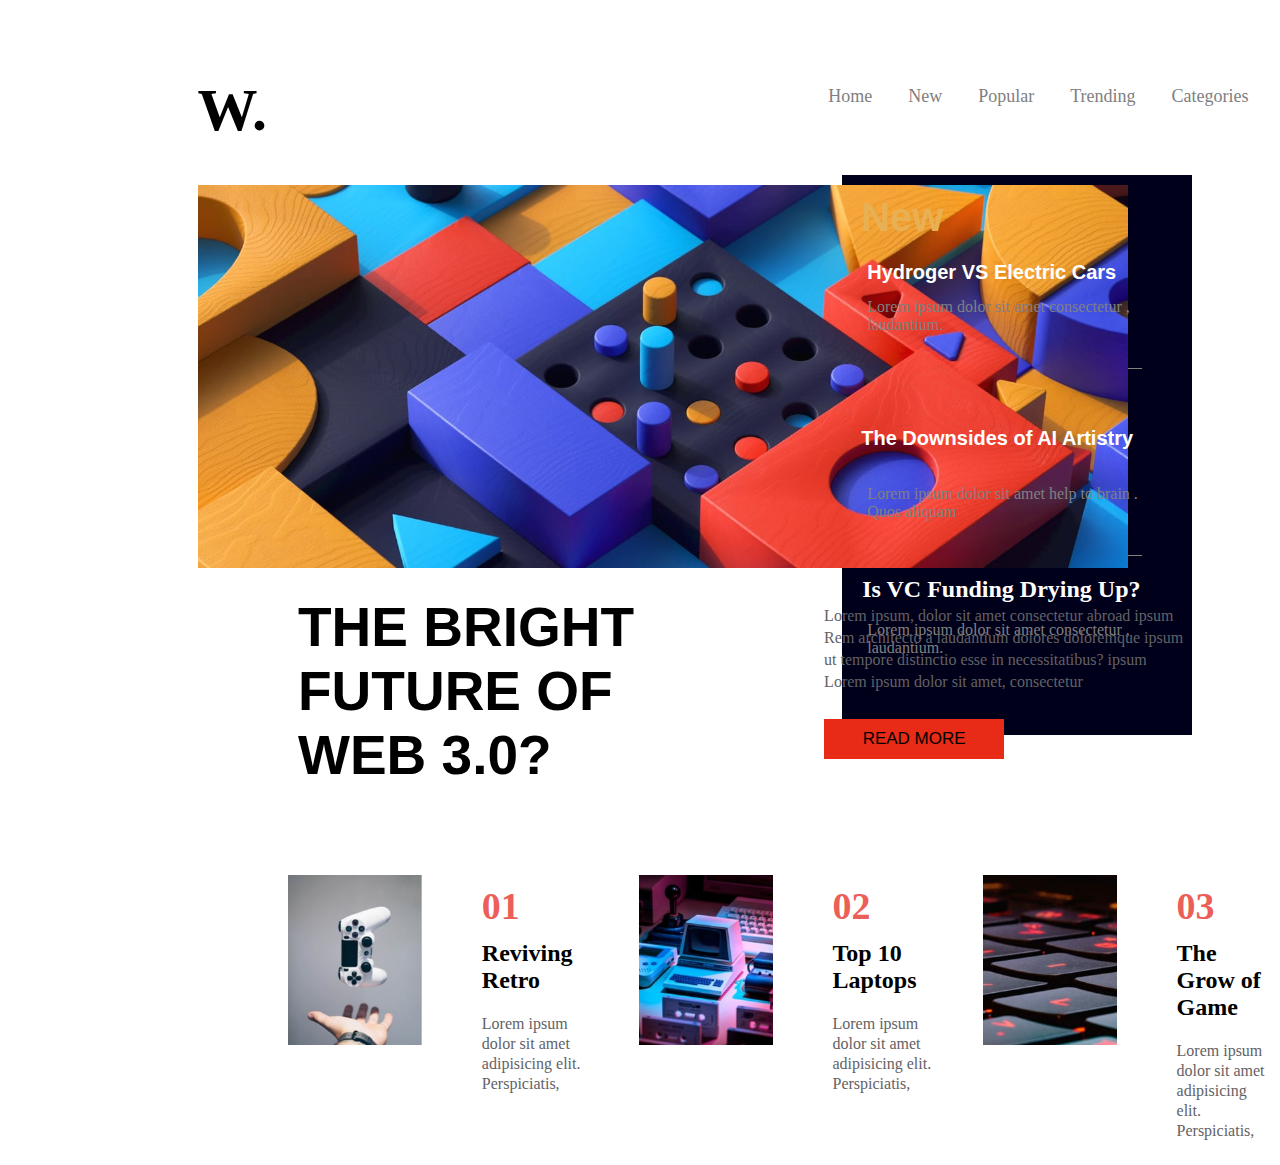
<file: index.html>
<!DOCTYPE html>
<html lang="en">
<head>
    <meta charset="UTF-8">
    <meta name="viewport" content="width=device-width, initial-scale=1.0">
    <title>Document</title>
    <link rel="stylesheet" href="style.css">
</head>
<body>
       </main>
     <div class="menu-btn" id="menuBtn">☰</div>

<div class="menu" id="menu">
    <ul>
        <li><a href="#">Bosh sahifa</a></li>
        <li><a href="#">Biz haqimizda</a></li>
        <li><a href="#">Xizmatlar</a></li>
        <li><a href="#">Aloqa</a></li>
    </ul>
</div>
    <main>
        <aside>
            <article>
                <h1 style="font-family: Inter-ExtraBold; font-size: 60px;">W.</h1>
            </article>
             <nav class="ul">
                <ul>
                    <li>Home</li>
                    <li>New</li>
                    <li>Popular</li>
                    <li>Trending</li>
                    <li>Categories</li>
                </ul>
             </nav>
        </aside>


    <section>
                <article class="image">
                    <img src="image-web-3-desktop.jpg" alt="">
                </article>
                <article class="yozuv">
                    <div class="w3">
                    <h2 style="font-family: 'Segoe UI', Tahoma, Geneva, Verdana, sans-serif; color: #E8B053; font-size: 40px;" class="r">New</h2>
                    <br>
                    <h2 class="h2 q">Hydroger VS Electric Cars</h2>
                    <br>
                    <p>Lorem ipsum dolor sit amet consectetur   ,<br> laudantium.</p>
                    <br>
                    <div class="l"></div>
                    <br>
                    <h2 class="h2 r">The Downsides of AI Artistry</h2>
                    <br>
                    <p class="t">Lorem ipsum dolor sit amet help to brain . <br> Quos aliquam </p>
                    <br>
                    <div class="l"></div>
                    <h2 class="er ka">Is VC Funding Drying Up?</h2>
                    <br>
                     <p>Lorem ipsum dolor sit amet consectetur   ,<br> laudantium.</p>
                    </div>
                </article>
                <article class="top">
                    <h2 style="font-family: 'Franklin Gothic Medium', 'Arial Narrow', Arial, sans-serif; font-size: 55px; font-weight: 900;">THE BRIGHT <br> FUTURE OF <br> WEB 3.0?</h2>
                    <article class="p">
                    <p>Lorem ipsum, dolor sit amet consectetur abroad  ipsum <br> Rem architecto a laudantium dolores doloremque ipsum <br>ut tempore distinctio esse in necessitatibus? ipsum<br>
                    Lorem ipsum dolor sit amet, consectetur </p>
                    <button>READ MORE</button>
                    </article>
                </article>
             </section>
    <footer>
        <article>
            <div class="j">
                <img src="image-gaming-growth.jpg" alt="">
                <div class="k">
                    <h2 class="d">01</h2>
                    <h2 class="da">Reviving Retro</h2>
                    <p>Lorem ipsum dolor sit amet<br>adipisicing elit. Perspiciatis, </p>
                </div>
            </div>
             <div class="j">
                <img src="image-retro-pcs.jpg" alt="">
                <div class="k">
                    <h2 class="d">02</h2>
                    <h2 class="da">Top 10 Laptops</h2>
                    <p>Lorem ipsum dolor sit amet <br>adipisicing elit. Perspiciatis, </p>
                </div>
            </div>
             <div class="j">
                <img src="image-top-laptops.jpg" alt="">
                <div class="k">
                    <h2 class="d">03</h2>
                    <h2 class="da">The Grow of Game</h2>
                    <p>Lorem ipsum dolor sit amet  <br>adipisicing elit. Perspiciatis, </p>
                </div>
            </div>
        </article>
    </footer>
    <script>

const menuBtn = document.getElementById("menuBtn");
const sidebar = document.getElementById("menu");

menuBtn.onclick = () => {
    sidebar.classList.toggle("active");
};



</script>
</body>
</html>
</file>
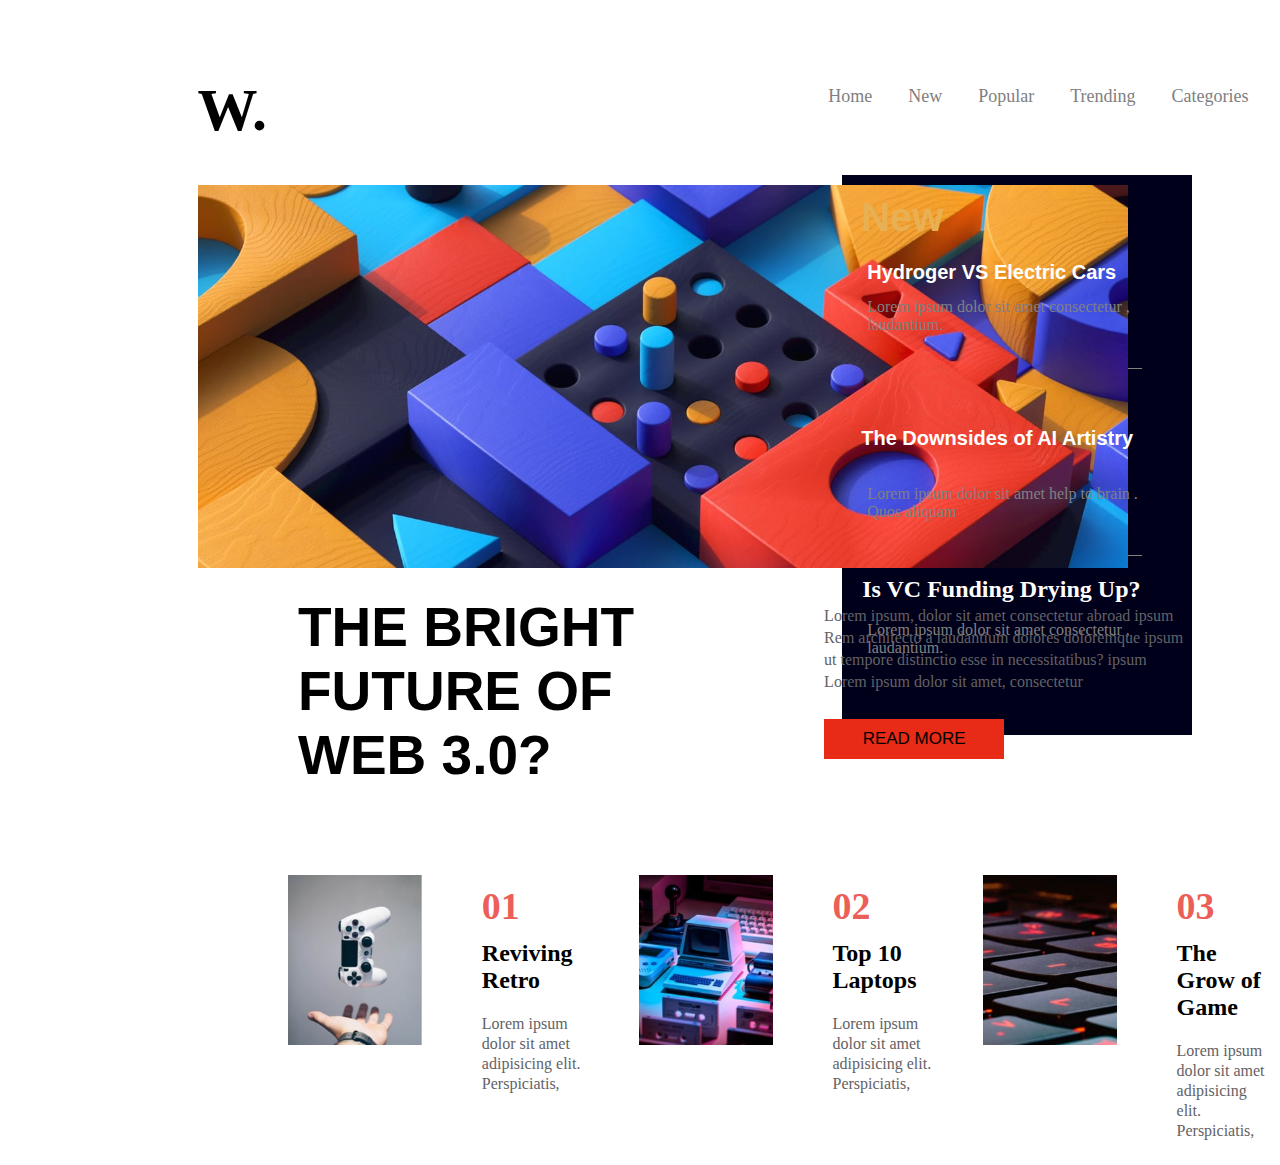
<file: work.html>
<!DOCTYPE html>
<html lang="en">
<head>
    <meta charset="UTF-8">
    <meta name="viewport" content="width=device-width, initial-scale=1.0">
    <title>Document</title>
    <link rel="stylesheet" href="work.css">
</head>
<body>
       </main>
     <div class="menu-btn" id="menuBtn">☰</div>

<div class="menu" id="menu">
    <ul>
        <li><a href="#">Bosh sahifa</a></li>
        <li><a href="#">Biz haqimizda</a></li>
        <li><a href="#">Xizmatlar</a></li>
        <li><a href="#">Aloqa</a></li>
    </ul>
</div>
    <main>
        <aside>
            <article>
                <h1 style="font-family: Inter-ExtraBold; font-size: 60px;">W.</h1>
            </article>
             <nav class="ul">
                <ul>
                    <li>Home</li>
                    <li>New</li>
                    <li>Popular</li>
                    <li>Trending</li>
                    <li>Categories</li>
                </ul>
             </nav>
        </aside>


    <section>
                <article class="image">
                    <img src="image-web-3-desktop.jpg" alt="">
                </article>
                <article class="yozuv">
                    <div class="w3">
                    <h2 style="font-family: 'Segoe UI', Tahoma, Geneva, Verdana, sans-serif; color: #E8B053; font-size: 40px;" class="r">New</h2>
                    <br>
                    <h2 class="h2 q">Hydroger VS Electric Cars</h2>
                    <br>
                    <p>Lorem ipsum dolor sit amet consectetur   ,<br> laudantium.</p>
                    <br>
                    <div class="l"></div>
                    <br>
                    <h2 class="h2 r">The Downsides of AI Artistry</h2>
                    <br>
                    <p class="t">Lorem ipsum dolor sit amet help to brain . <br> Quos aliquam </p>
                    <br>
                    <div class="l"></div>
                    <h2 class="er ka">Is VC Funding Drying Up?</h2>
                    <br>
                     <p>Lorem ipsum dolor sit amet consectetur   ,<br> laudantium.</p>
                    </div>
                </article>
                <article class="top">
                    <h2 style="font-family: 'Franklin Gothic Medium', 'Arial Narrow', Arial, sans-serif; font-size: 55px; font-weight: 900;">THE BRIGHT <br> FUTURE OF <br> WEB 3.0?</h2>
                    <article class="p">
                    <p>Lorem ipsum, dolor sit amet consectetur abroad  ipsum <br> Rem architecto a laudantium dolores doloremque ipsum <br>ut tempore distinctio esse in necessitatibus? ipsum<br>
                    Lorem ipsum dolor sit amet, consectetur </p>
                    <button>READ MORE</button>
                    </article>
                </article>
             </section>
    <footer>
        <article>
            <div class="j">
                <img src="image-gaming-growth.jpg" alt="">
                <div class="k">
                    <h2 class="d">01</h2>
                    <h2 class="da">Reviving Retro</h2>
                    <p>Lorem ipsum dolor sit amet<br>adipisicing elit. Perspiciatis, </p>
                </div>
            </div>
             <div class="j">
                <img src="image-retro-pcs.jpg" alt="">
                <div class="k">
                    <h2 class="d">02</h2>
                    <h2 class="da">Top 10 Laptops</h2>
                    <p>Lorem ipsum dolor sit amet <br>adipisicing elit. Perspiciatis, </p>
                </div>
            </div>
             <div class="j">
                <img src="image-top-laptops.jpg" alt="">
                <div class="k">
                    <h2 class="d">03</h2>
                    <h2 class="da">The Grow of Game</h2>
                    <p>Lorem ipsum dolor sit amet  <br>adipisicing elit. Perspiciatis, </p>
                </div>
            </div>
        </article>
    </footer>
    <script>

const menuBtn = document.getElementById("menuBtn");
const sidebar = document.getElementById("menu");

menuBtn.onclick = () => {
    sidebar.classList.toggle("active");
};



</script>
</body>
</html>
</file>
<file: style.css>
*{
    box-sizing: border-box;
}
.menu-btn{
  color: white;

  position: absolute;
}
.menu a{
  color: white;
  text-decoration: none;
  position: absolute;
}
li{
    color: gray;
    list-style: none;
}
li:hover{
    transition: 0.5s;
    color: #CC9894;
}
aside{
    display: flex;
    margin-left: 15%;
}
ul{
    display: flex;
    gap: 36px;
    font-family: Inter-Regular;
    font-size: 18px;
}
nav{
    margin-left: 48.5%;
    margin-top: 3%;
}
.image img{
    width: 930px;
    margin-left: 15%;
}
.yozuv{
    background-color: #00001A;
    width: 350px;
    height: 560px;
    margin-left: 66%;
    margin-top: -417px;
    color: white;
}
.w3{
    margin-top: 10px;
}
.r{
    margin-left: 5px;
    padding: 20px;
}
.h2{
    margin-top: -50px;
    margin-left: 25px;
    font-size: 20px;
    font-family:  'Trebuchet MS', 'Lucida Sans Unicode', 'Lucida Grande', 'Lucida Sans', Arial, sans-serif;
}
.h2:hover{
    color: orange;
}
.w3 p{
    color: gray;
    margin-top: -20px;
    margin-left: 30px;
}
.r{
        margin-left: -1px;
        margin-top: 20px;
}
.l{
    background-color: grey;
    height:1px;
    width: 280px;
    margin-left: 20px;
}
.ka{
    margin-left: 20px;
    margin-top: 20px;
}
.w3 p{
    margin-left: 25px;
}
.t{
    margin-top: -15px;
}
hr{
    color: gray;
}
.top{
    display: flex;
    gap: 100px;
    margin-top: -185px;
    margin-left: 290px;
}
.top button{
    background-color: #e82b16;
    color: black;
    font-size: 17px;
    width: 180px;
    font-family: 'Franklin Gothic Medium', 'Arial Narrow', Arial, sans-serif;
    height: 40px;
    margin-top: 10px;
    border: none;
}
.top button:hover{
    background-color: black;
    color: white;
    transition: 0.9s;
}
.p p{
    initial-letter: 5px;
    color: #636265;
    line-height: 22px;
    margin-top: 40px;
}
.p{
    margin-left: 90px;
    margin-top: 15px;
}
footer {
    display: flex;
}
.j{
    display: flex;
}
.k{
    display: block;
    margin-left: 60px;
}
.k p{
    line-height: 20px;
    color: #636265;
}
.j img{
    width: 150px;
    height: 170px;
    margin-top: 22px;
}
.da{
    margin-top: -20px;
}
.d{
    color: #EC5F59;
    font-size: 38px;
}
footer article{
     display: flex;
     gap: 50px;
     margin-top: 20px;
     margin-left: 280px;
}






@media (max-width: 768px) {

  body {
    margin: 0;
    padding: 0;
  }

  aside {
    display: flex;
    flex-direction: column;
    margin-left: 0;
    margin-left: 7%;
  }

  nav {
    margin: 0;
  }

  ul {
    flex-direction: column;
    gap: 15px;
    padding: 0;
  }

  .image img {
    width: 100%;
    margin: 0;
  }

  .yozuv {
    width: 90%;
    height: auto;
    margin: 20px auto;
    padding: 20px;
  }

  .top {
    flex-direction: column;
    align-items: center;
    margin: 0;
    gap: 30px;
    text-align: center;
  }

  .top h2 {
    font-size: 36px;
  }

  .top button {
    width: 200px;
    height: 45px;
    font-size: 18px;
  }

  .p {
    margin: 0;
    margin-top: -60px;
  }

  footer {
    flex-direction: column;
    margin-top: 40px;
  }

  footer article {
    flex-direction: column;
    margin: 0;
    gap: 40px;
  }

  .j {
    align-items: center;
    display: flex;
    padding: 50px;

  }

  .j img {
    width: 40%;
    margin-left: -20px;
    height: auto;
  }

  .k {
    margin-left: 5%;
  }

  .k p {
    line-height: 22px;
    font-size: 15px;
  }

 h2, p {
    text-align: center;
  }
  .ul{
    display: none;
  }
  .l{
    width: 90%;
  }




body {
    margin: 0;
    font-family: Arial, sans-serif;
}
.menu-btn {
    font-size: 32px;
    padding: 25px 15px;
    background: white;
    color: black;
    cursor: pointer;  
    top: 15px;
    right: 15px;
    z-index: 99999;    
    border-radius: 5px;
}

.menu{
    width: 250px;
    height: 100vh;
    background: white;
    position: fixed;   
    top: 0;
    right: -250px;
    transition: 0.3s;
    padding-top: 60px;
    z-index: 99998;
}

.menu ul {
    margin: 0;
    padding: 0;
    list-style: none;
}

.menu ul li {
    padding: 15px 20px;
}

.menu ul li a {
    color: black;
    font-size: 18px;
    text-decoration: none;
}
.menu.active {
    right: 0;
}


}
</file>
<file: work.css>
*{
    box-sizing: border-box;
}
.menu-btn{
  color: white;

  position: absolute;
}
.menu a{
  color: white;
  text-decoration: none;
  position: absolute;
}
li{
    color: gray;
    list-style: none;
}
li:hover{
    transition: 0.5s;
    color: #CC9894;
}
aside{
    display: flex;
    margin-left: 15%;
}
ul{
    display: flex;
    gap: 36px;
    font-family: Inter-Regular;
    font-size: 18px;
}
nav{
    margin-left: 48.5%;
    margin-top: 3%;
}
.image img{
    width: 930px;
    margin-left: 15%;
}
.yozuv{
    background-color: #00001A;
    width: 350px;
    height: 560px;
    margin-left: 66%;
    margin-top: -417px;
    color: white;
}
.w3{
    margin-top: 10px;
}
.r{
    margin-left: 5px;
    padding: 20px;
}
.h2{
    margin-top: -50px;
    margin-left: 25px;
    font-size: 20px;
    font-family:  'Trebuchet MS', 'Lucida Sans Unicode', 'Lucida Grande', 'Lucida Sans', Arial, sans-serif;
}
.h2:hover{
    color: orange;
}
.w3 p{
    color: gray;
    margin-top: -20px;
    margin-left: 30px;
}
.r{
        margin-left: -1px;
        margin-top: 20px;
}
.l{
    background-color: grey;
    height:1px;
    width: 280px;
    margin-left: 20px;
}
.ka{
    margin-left: 20px;
    margin-top: 20px;
}
.w3 p{
    margin-left: 25px;
}
.t{
    margin-top: -15px;
}
hr{
    color: gray;
}
.top{
    display: flex;
    gap: 100px;
    margin-top: -185px;
    margin-left: 290px;
}
.top button{
    background-color: #e82b16;
    color: black;
    font-size: 17px;
    width: 180px;
    font-family: 'Franklin Gothic Medium', 'Arial Narrow', Arial, sans-serif;
    height: 40px;
    margin-top: 10px;
    border: none;
}
.top button:hover{
    background-color: black;
    color: white;
    transition: 0.9s;
}
.p p{
    initial-letter: 5px;
    color: #636265;
    line-height: 22px;
    margin-top: 40px;
}
.p{
    margin-left: 90px;
    margin-top: 15px;
}
footer {
    display: flex;
}
.j{
    display: flex;
}
.k{
    display: block;
    margin-left: 60px;
}
.k p{
    line-height: 20px;
    color: #636265;
}
.j img{
    width: 150px;
    height: 170px;
    margin-top: 22px;
}
.da{
    margin-top: -20px;
}
.d{
    color: #EC5F59;
    font-size: 38px;
}
footer article{
     display: flex;
     gap: 50px;
     margin-top: 20px;
     margin-left: 280px;
}






@media (max-width: 768px) {

  body {
    margin: 0;
    padding: 0;
  }

  aside {
    display: flex;
    flex-direction: column;
    margin-left: 0;
    margin-left: 7%;
  }

  nav {
    margin: 0;
  }

  ul {
    flex-direction: column;
    gap: 15px;
    padding: 0;
  }

  .image img {
    width: 100%;
    margin: 0;
  }

  .yozuv {
    width: 90%;
    height: auto;
    margin: 20px auto;
    padding: 20px;
  }

  .top {
    flex-direction: column;
    align-items: center;
    margin: 0;
    gap: 30px;
    text-align: center;
  }

  .top h2 {
    font-size: 36px;
  }

  .top button {
    width: 200px;
    height: 45px;
    font-size: 18px;
  }

  .p {
    margin: 0;
    margin-top: -60px;
  }

  footer {
    flex-direction: column;
    margin-top: 40px;
  }

  footer article {
    flex-direction: column;
    margin: 0;
    gap: 40px;
  }

  .j {
    align-items: center;
    display: flex;
    padding: 50px;

  }

  .j img {
    width: 40%;
    margin-left: -20px;
    height: auto;
  }

  .k {
    margin-left: 5%;
  }

  .k p {
    line-height: 22px;
    font-size: 15px;
  }

 h2, p {
    text-align: center;
  }
  .ul{
    display: none;
  }
  .l{
    width: 90%;
  }




body {
    margin: 0;
    font-family: Arial, sans-serif;
}
.menu-btn {
    font-size: 32px;
    padding: 25px 15px;
    background: white;
    color: black;
    cursor: pointer;  
    top: 15px;
    right: 15px;
    z-index: 99999;    
    border-radius: 5px;
}

.menu{
    width: 250px;
    height: 100vh;
    background: white;
    position: fixed;   
    top: 0;
    right: -250px;
    transition: 0.3s;
    padding-top: 60px;
    z-index: 99998;
}

.menu ul {
    margin: 0;
    padding: 0;
    list-style: none;
}

.menu ul li {
    padding: 15px 20px;
}

.menu ul li a {
    color: black;
    font-size: 18px;
    text-decoration: none;
}
.menu.active {
    right: 0;
}


}
</file>
